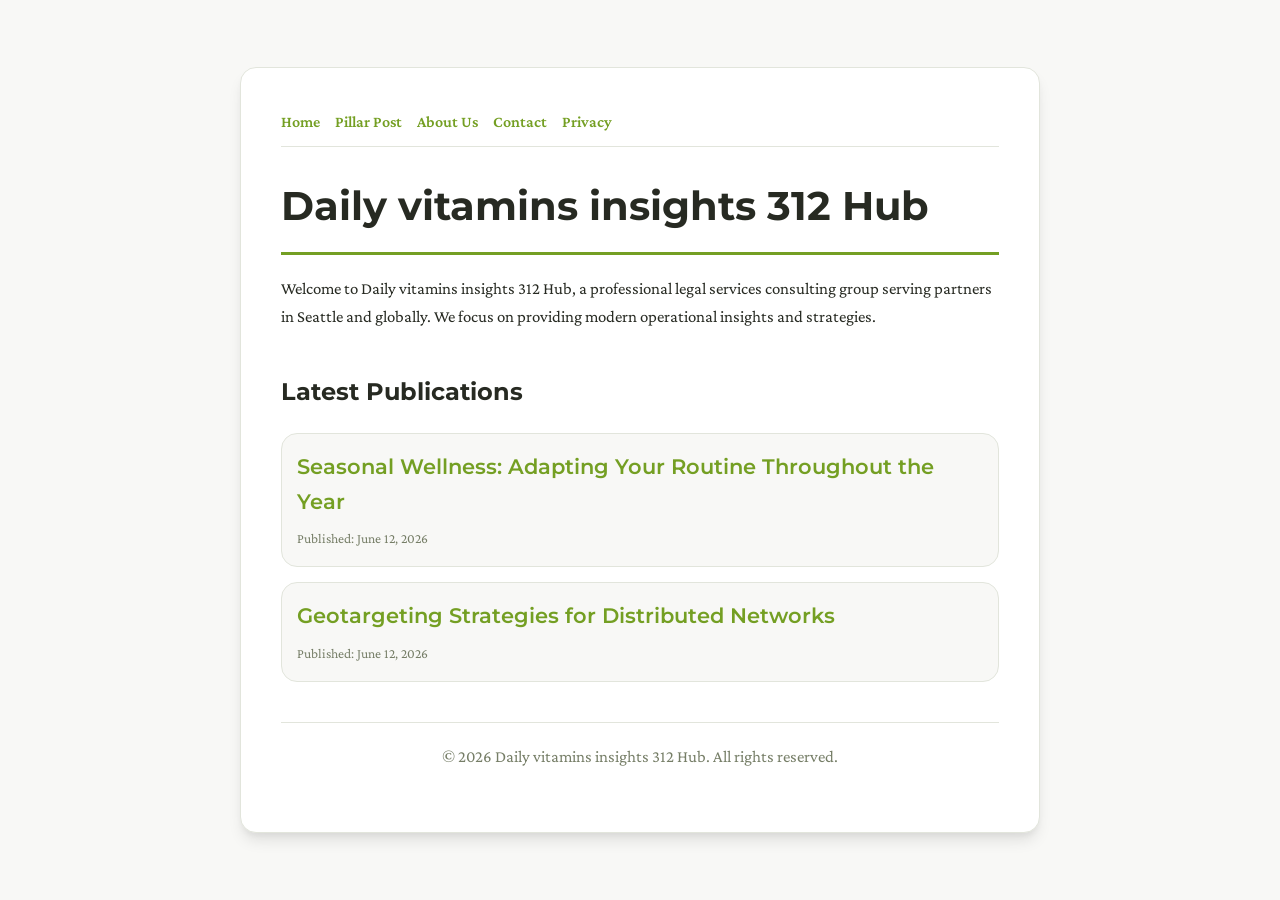
<file: index.html>
<!DOCTYPE html>
<html lang="en">
<head>
    <meta charset="UTF-8">
    <meta name="viewport" content="width=device-width, initial-scale=1.0">
    <title>Daily vitamins insights 312 Hub | Legal Services - Seattle</title>
    <meta name="description" content="Welcome to Daily vitamins insights 312 Hub, a professional legal services consulting group serving partners in Seattle and globally. We focus on providing modern operational insights and strategies.">
    <meta name="geo.region" content="US-WA" />
    <meta name="geo.placename" content="Seattle" />
    <meta name="geo.position" content="47.6062;-122.3321" />
    <meta name="ICBM" content="47.6062, -122.3321" />
    <link rel="stylesheet" href="style.css">
    <script type="application/ld+json">
{
  "@context": "https://schema.org",
  "@type": "LocalBusiness",
  "name": "Daily vitamins insights 312 Hub",
  "url": "https://daily-vitamins-insights-312.github.io",
  "telephone": "+1-206-555-0155",
  "address": {
    "@type": "PostalAddress",
    "addressLocality": "Seattle",
    "addressRegion": "WA",
    "postalCode": "98101",
    "addressCountry": "US"
  },
  "geo": {
    "@type": "GeoCoordinates",
    "latitude": 47.6062,
    "longitude": -122.3321
  }
}
</script>
</head>
<body>
    
        <div class="container" style="max-width: 800px;">
            <nav style="display: flex; gap: 15px; margin-bottom: 25px; border-bottom: 1px solid var(--border-color); padding-bottom: 10px; overflow-x: auto; flex-wrap: wrap;">
            <a href="index.html">Home</a>
            <a href="seasonal-wellness-adapting-your-routine-throughout-the-year.html">Pillar Post</a>
            <a href="about.html">About Us</a>
            <a href="contact.html">Contact</a>
            <a href="privacy.html">Privacy</a>
        </nav>
            <h1>Daily vitamins insights 312 Hub</h1>
            <p>Welcome to Daily vitamins insights 312 Hub, a professional legal services consulting group serving partners in Seattle and globally. We focus on providing modern operational insights and strategies.</p>
            <h2 style="margin-top: 40px;">Latest Publications</h2>
            <ul style="list-style-type: none; padding-left: 0;">
                <li style="background: var(--bg-color); padding: 15px; border-radius: var(--border-radius); border: 1px solid var(--border-color); margin-bottom: 15px;">
                <h3 style="margin-bottom: 5px; font-size: 1.3rem;"><a href="seasonal-wellness-adapting-your-routine-throughout-the-year.html">Seasonal Wellness: Adapting Your Routine Throughout the Year</a></h3>
                <span style="font-size:0.85rem; color: var(--muted-text)">Published: June 12, 2026</span>
            </li>
<li style="background: var(--bg-color); padding: 15px; border-radius: var(--border-radius); border: 1px solid var(--border-color); margin-bottom: 15px;">
                <h3 style="margin-bottom: 5px; font-size: 1.3rem;"><a href="geotargeting-strategies-for-distributed-networks.html">Geotargeting Strategies for Distributed Networks</a></h3>
                <span style="font-size:0.85rem; color: var(--muted-text)">Published: June 12, 2026</span>
            </li>

            </ul>
            <footer>
                <p>&copy; 2026 Daily vitamins insights 312 Hub. All rights reserved.</p>
            </footer>
        </div>
        
</body>
</html>
</file>
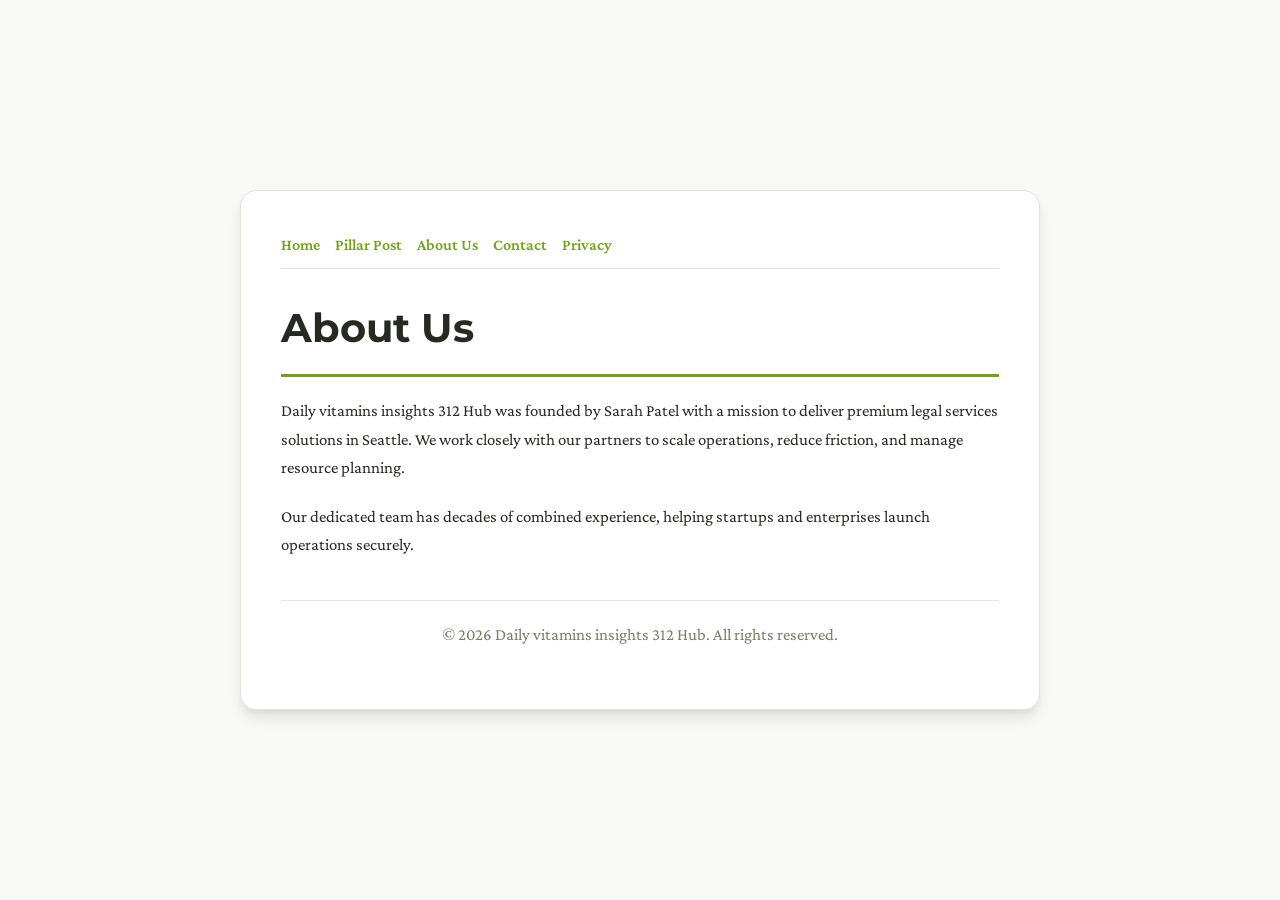
<file: about.html>
<!DOCTYPE html>
<html lang="en">
<head>
    <meta charset="UTF-8">
    <meta name="viewport" content="width=device-width, initial-scale=1.0">
    <title>About Us | Daily vitamins insights 312 Hub</title>
    <meta name="description" content="Daily vitamins insights 312 Hub was founded by Sarah Patel with a mission to deliver premium legal services solutions in Seattle. We work closely with our partners to scale operations, reduce friction, and manage resource planning.">
    <meta name="geo.region" content="US-WA" />
    <meta name="geo.placename" content="Seattle" />
    <meta name="geo.position" content="47.6062;-122.3321" />
    <meta name="ICBM" content="47.6062, -122.3321" />
    <link rel="stylesheet" href="style.css">
</head>
<body>
    
        <div class="container" style="max-width: 800px;">
            <nav style="display: flex; gap: 15px; margin-bottom: 25px; border-bottom: 1px solid var(--border-color); padding-bottom: 10px; overflow-x: auto; flex-wrap: wrap;">
            <a href="index.html">Home</a>
            <a href="seasonal-wellness-adapting-your-routine-throughout-the-year.html">Pillar Post</a>
            <a href="about.html">About Us</a>
            <a href="contact.html">Contact</a>
            <a href="privacy.html">Privacy</a>
        </nav>
            <h1>About Us</h1>
            <p>Daily vitamins insights 312 Hub was founded by Sarah Patel with a mission to deliver premium legal services solutions in Seattle. We work closely with our partners to scale operations, reduce friction, and manage resource planning.</p>
            <p>Our dedicated team has decades of combined experience, helping startups and enterprises launch operations securely.</p>
            <footer>
                <p>&copy; 2026 Daily vitamins insights 312 Hub. All rights reserved.</p>
            </footer>
        </div>
        
</body>
</html>
</file>
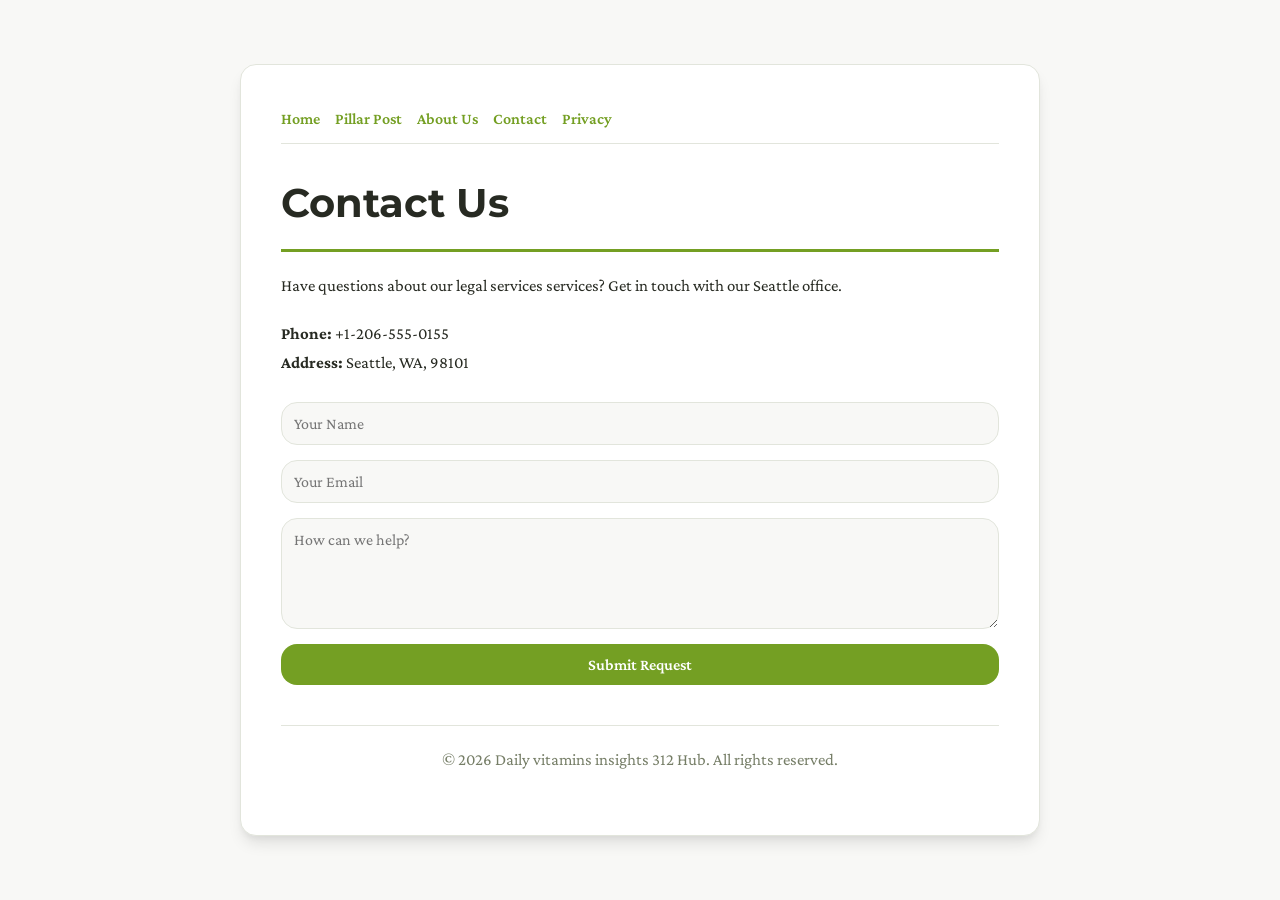
<file: contact.html>
<!DOCTYPE html>
<html lang="en">
<head>
    <meta charset="UTF-8">
    <meta name="viewport" content="width=device-width, initial-scale=1.0">
    <title>Contact Us | Daily vitamins insights 312 Hub</title>
    <meta name="description" content="Have questions about our legal services services? Get in touch with our Seattle office.">
    <meta name="geo.region" content="US-WA" />
    <meta name="geo.placename" content="Seattle" />
    <meta name="geo.position" content="47.6062;-122.3321" />
    <meta name="ICBM" content="47.6062, -122.3321" />
    <link rel="stylesheet" href="style.css">
</head>
<body>
    
        <div class="container" style="max-width: 800px;">
            <nav style="display: flex; gap: 15px; margin-bottom: 25px; border-bottom: 1px solid var(--border-color); padding-bottom: 10px; overflow-x: auto; flex-wrap: wrap;">
            <a href="index.html">Home</a>
            <a href="seasonal-wellness-adapting-your-routine-throughout-the-year.html">Pillar Post</a>
            <a href="about.html">About Us</a>
            <a href="contact.html">Contact</a>
            <a href="privacy.html">Privacy</a>
        </nav>
            <h1>Contact Us</h1>
            <p>Have questions about our legal services services? Get in touch with our Seattle office.</p>
            <p><strong>Phone:</strong> +1-206-555-0155<br><strong>Address:</strong> Seattle, WA, 98101</p>
            <form action="https://formspree.io/f/placeholder" method="POST">
                <input type="text" name="name" placeholder="Your Name" required>
                <input type="email" name="email" placeholder="Your Email" required>
                <textarea name="message" placeholder="How can we help?" rows="5" required></textarea>
                <button type="submit">Submit Request</button>
            </form>
            <footer>
                <p>&copy; 2026 Daily vitamins insights 312 Hub. All rights reserved.</p>
            </footer>
        </div>
        
</body>
</html>
</file>
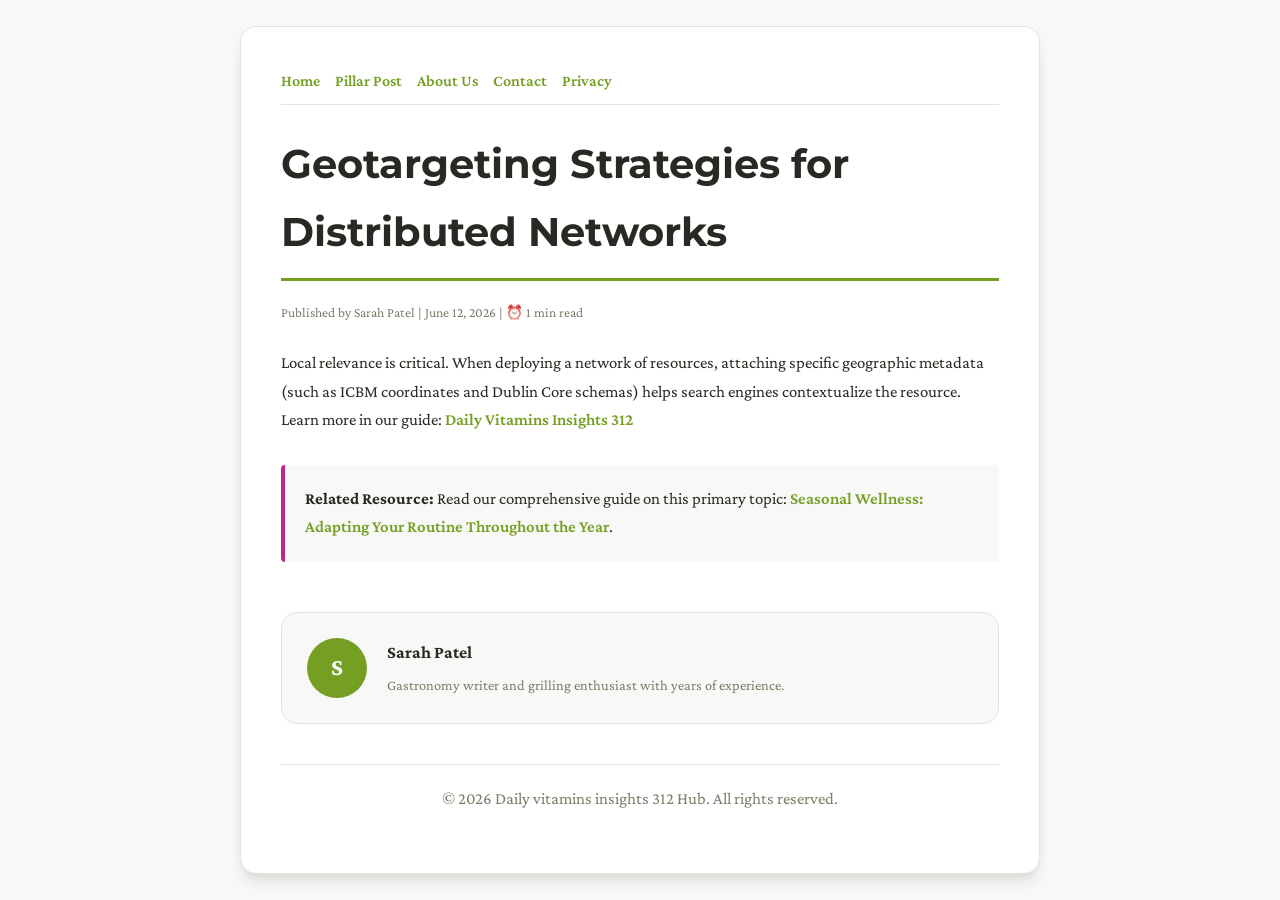
<file: geotargeting-strategies-for-distributed-networks.html>
<!DOCTYPE html>
<html lang="en">
<head>
    <meta charset="UTF-8">
    <meta name="viewport" content="width=device-width, initial-scale=1.0">
    <title>Geotargeting Strategies for Distributed Networks - Daily vitamins insights 312 Hub</title>
    <meta name="description" content="Geotargeting Strategies for Distributed Networks">
    <meta name="geo.region" content="US-WA" />
    <meta name="geo.placename" content="Seattle" />
    <meta name="geo.position" content="47.6062;-122.3321" />
    <meta name="ICBM" content="47.6062, -122.3321" />
    <link rel="stylesheet" href="style.css">
</head>
<body>
    
            <div class="container" style="max-width: 800px;">
                <nav style="display: flex; gap: 15px; margin-bottom: 25px; border-bottom: 1px solid var(--border-color); padding-bottom: 10px; overflow-x: auto; flex-wrap: wrap;">
            <a href="index.html">Home</a>
            <a href="seasonal-wellness-adapting-your-routine-throughout-the-year.html">Pillar Post</a>
            <a href="about.html">About Us</a>
            <a href="contact.html">Contact</a>
            <a href="privacy.html">Privacy</a>
        </nav>
                <h1>Geotargeting Strategies for Distributed Networks</h1>
                <div style="font-size:0.85rem; color: var(--muted-text); margin-bottom: 25px;">
                    Published by Sarah Patel | June 12, 2026 | ⏰ 1 min read
                </div>
                <article style="margin-top: 20px;">
                    <p>Local relevance is critical. When deploying a network of resources, attaching specific geographic metadata (such as ICBM coordinates and Dublin Core schemas) helps search engines contextualize the resource. Learn more in our guide: <a href="https://dwnldfullmovie-create.github.io/hq-daily-vitamins-145/modern-approaches-to-wellness-health-management-and-prevention.html">Daily Vitamins Insights 312</a></p>
                    <div class="link-resource" style="margin-top: 30px; padding: 20px; border-left: 4px solid var(--accent-color); background: var(--bg-color); border-radius: 4px;"><p style="margin: 0;"><strong>Related Resource:</strong> Read our comprehensive guide on this primary topic: <a href="seasonal-wellness-adapting-your-routine-throughout-the-year.html">Seasonal Wellness: Adapting Your Routine Throughout the Year</a>.</p></div>
                </article>
                
            <div class="author-box" style="margin-top: 50px; padding: 25px; background: var(--bg-color); border: 1px solid var(--border-color); border-radius: var(--border-radius); display: flex; gap: 20px; align-items: center;">
                <div style="width: 60px; height: 60px; border-radius: 50%; background: var(--primary-color); display: flex; align-items: center; justify-content: center; color: white; font-weight: bold; font-size: 1.5rem;">S</div>
                <div>
                    <h4 style="margin-bottom: 5px; font-weight: bold; font-size: 1.1rem;">Sarah Patel</h4>
                    <p style="margin: 0; font-size: 0.9rem; color: var(--muted-text);">Gastronomy writer and grilling enthusiast with years of experience.</p>
                </div>
            </div>
            
                <footer>
                    <p>&copy; 2026 Daily vitamins insights 312 Hub. All rights reserved.</p>
                </footer>
            </div>
            
</body>
</html>
</file>
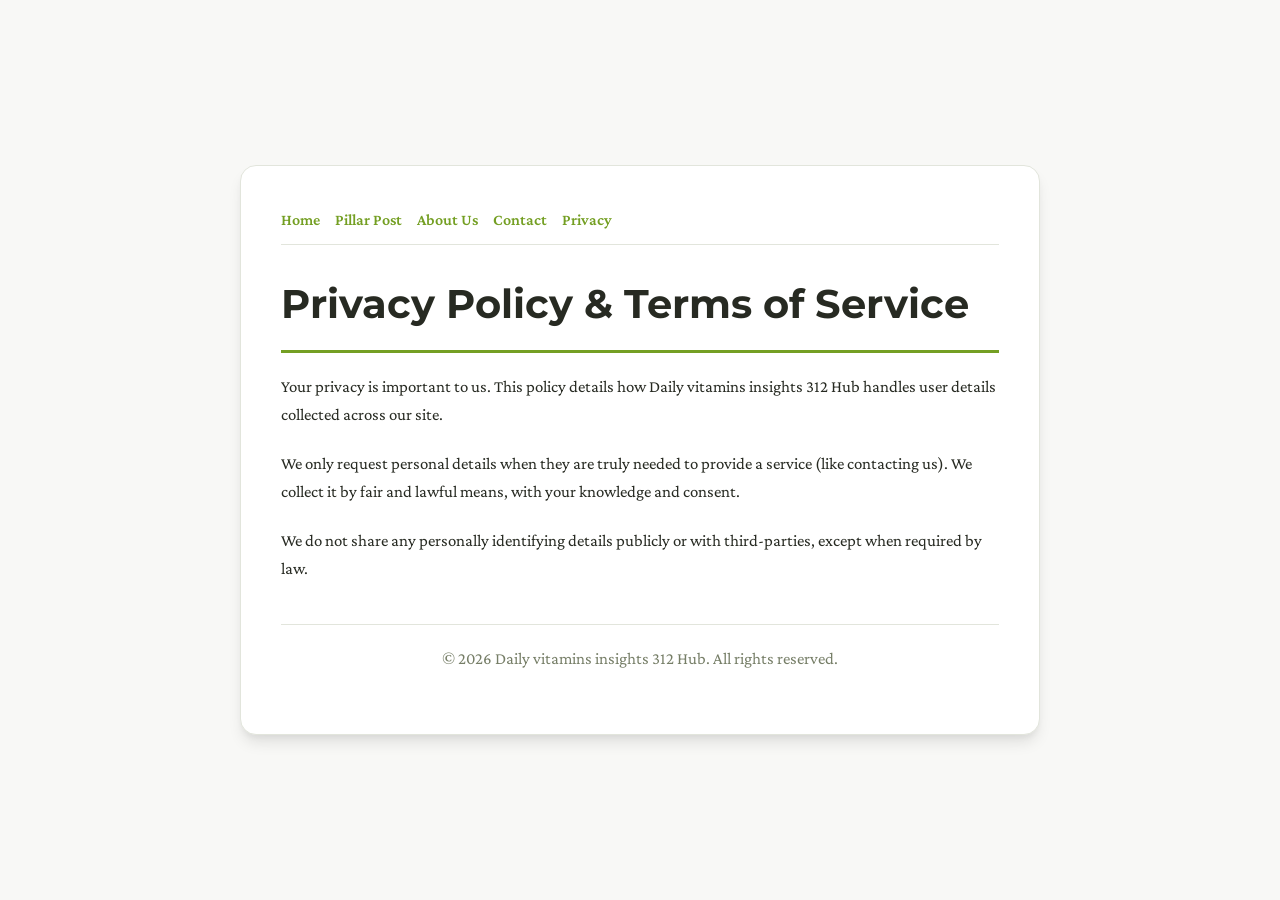
<file: privacy.html>
<!DOCTYPE html>
<html lang="en">
<head>
    <meta charset="UTF-8">
    <meta name="viewport" content="width=device-width, initial-scale=1.0">
    <title>Privacy Policy & Terms of Service - Daily vitamins insights 312 Hub</title>
    <meta name="description" content="Your privacy is important to us. This policy details how Daily vitamins insights 312 Hub handles user details collected across our site.">
    <meta name="geo.region" content="US-WA" />
    <meta name="geo.placename" content="Seattle" />
    <meta name="geo.position" content="47.6062;-122.3321" />
    <meta name="ICBM" content="47.6062, -122.3321" />
    <link rel="stylesheet" href="style.css">
</head>
<body>
    
        <div class="container" style="max-width: 800px;">
            <nav style="display: flex; gap: 15px; margin-bottom: 25px; border-bottom: 1px solid var(--border-color); padding-bottom: 10px; overflow-x: auto; flex-wrap: wrap;">
            <a href="index.html">Home</a>
            <a href="seasonal-wellness-adapting-your-routine-throughout-the-year.html">Pillar Post</a>
            <a href="about.html">About Us</a>
            <a href="contact.html">Contact</a>
            <a href="privacy.html">Privacy</a>
        </nav>
            <h1>Privacy Policy & Terms of Service</h1>
            <p>Your privacy is important to us. This policy details how Daily vitamins insights 312 Hub handles user details collected across our site.</p>
            <p>We only request personal details when they are truly needed to provide a service (like contacting us). We collect it by fair and lawful means, with your knowledge and consent.</p>
            <p>We do not share any personally identifying details publicly or with third-parties, except when required by law.</p>
            <footer>
                <p>&copy; 2026 Daily vitamins insights 312 Hub. All rights reserved.</p>
            </footer>
        </div>
        
</body>
</html>
</file>
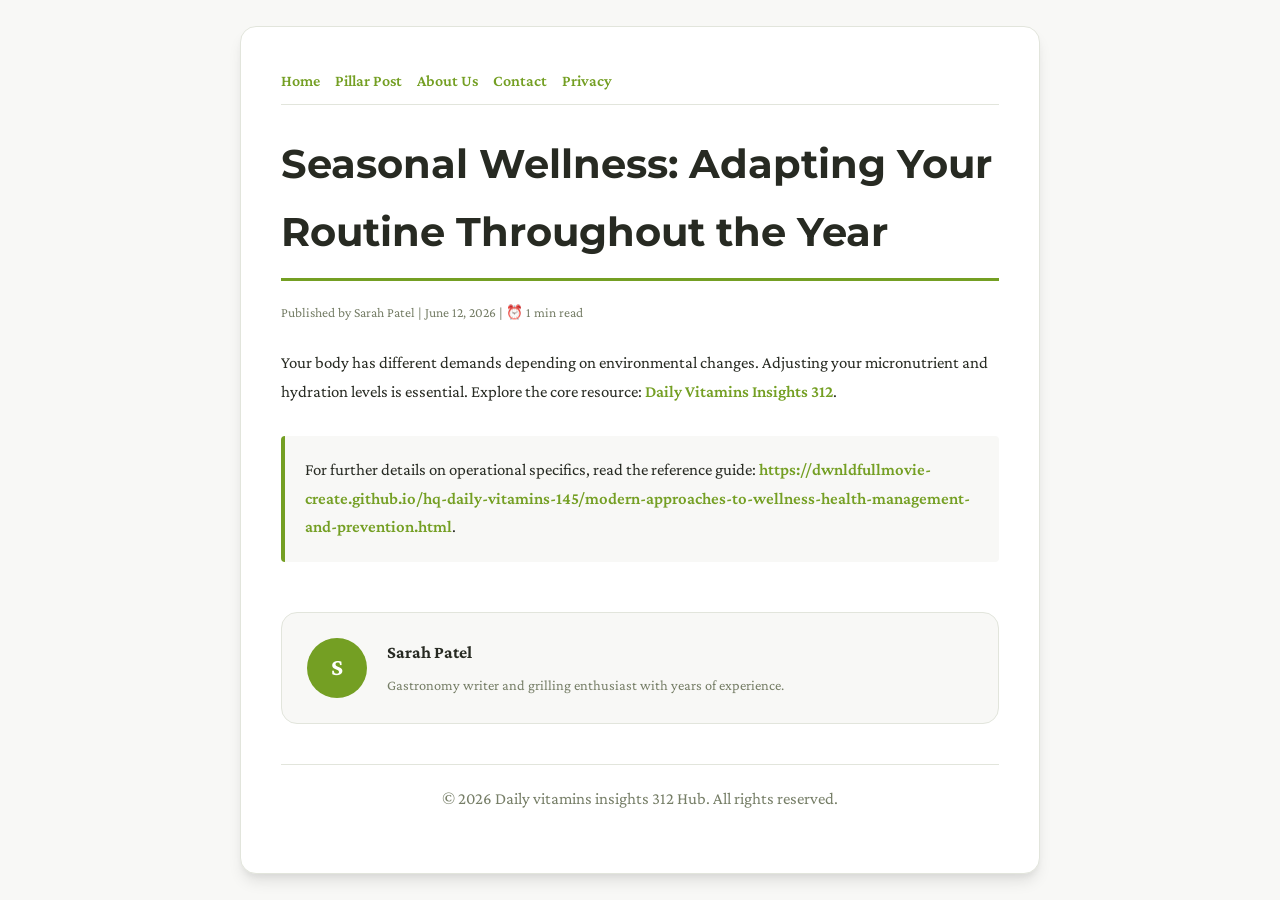
<file: seasonal-wellness-adapting-your-routine-throughout-the-year.html>
<!DOCTYPE html>
<html lang="en">
<head>
    <meta charset="UTF-8">
    <meta name="viewport" content="width=device-width, initial-scale=1.0">
    <title>Seasonal Wellness: Adapting Your Routine Throughout the Year - Daily vitamins insights 312 Hub</title>
    <meta name="description" content="Seasonal Wellness: Adapting Your Routine Throughout the Year">
    <meta name="geo.region" content="US-WA" />
    <meta name="geo.placename" content="Seattle" />
    <meta name="geo.position" content="47.6062;-122.3321" />
    <meta name="ICBM" content="47.6062, -122.3321" />
    <link rel="stylesheet" href="style.css">
</head>
<body>
    
            <div class="container" style="max-width: 800px;">
                <nav style="display: flex; gap: 15px; margin-bottom: 25px; border-bottom: 1px solid var(--border-color); padding-bottom: 10px; overflow-x: auto; flex-wrap: wrap;">
            <a href="index.html">Home</a>
            <a href="seasonal-wellness-adapting-your-routine-throughout-the-year.html">Pillar Post</a>
            <a href="about.html">About Us</a>
            <a href="contact.html">Contact</a>
            <a href="privacy.html">Privacy</a>
        </nav>
                <h1>Seasonal Wellness: Adapting Your Routine Throughout the Year</h1>
                <div style="font-size:0.85rem; color: var(--muted-text); margin-bottom: 25px;">
                    Published by Sarah Patel | June 12, 2026 | ⏰ 1 min read
                </div>
                <article style="margin-top: 20px;">
                    <p>Your body has different demands depending on environmental changes. Adjusting your micronutrient and hydration levels is essential. Explore the core resource: <a href="https://dwnldfullmovie-create.github.io/hq-daily-vitamins-145/modern-approaches-to-wellness-health-management-and-prevention.html">Daily Vitamins Insights 312</a>.</p>
                    <div class="link-resource" style="margin-top: 30px; padding: 20px; border-left: 4px solid var(--primary-color); background: var(--bg-color); border-radius: 4px;"><p style="margin: 0;">For further details on operational specifics, read the reference guide: <strong><a href="https://dwnldfullmovie-create.github.io/hq-daily-vitamins-145/modern-approaches-to-wellness-health-management-and-prevention.html">https://dwnldfullmovie-create.github.io/hq-daily-vitamins-145/modern-approaches-to-wellness-health-management-and-prevention.html</a></strong>.</p></div>
                </article>
                
            <div class="author-box" style="margin-top: 50px; padding: 25px; background: var(--bg-color); border: 1px solid var(--border-color); border-radius: var(--border-radius); display: flex; gap: 20px; align-items: center;">
                <div style="width: 60px; height: 60px; border-radius: 50%; background: var(--primary-color); display: flex; align-items: center; justify-content: center; color: white; font-weight: bold; font-size: 1.5rem;">S</div>
                <div>
                    <h4 style="margin-bottom: 5px; font-weight: bold; font-size: 1.1rem;">Sarah Patel</h4>
                    <p style="margin: 0; font-size: 0.9rem; color: var(--muted-text);">Gastronomy writer and grilling enthusiast with years of experience.</p>
                </div>
            </div>
            
                <footer>
                    <p>&copy; 2026 Daily vitamins insights 312 Hub. All rights reserved.</p>
                </footer>
            </div>
            
</body>
</html>
</file>
<file: style.css>
@import url('https://fonts.googleapis.com/css2?family=Montserrat:wght@700&family=Crimson+Pro:wght@400;600&display=swap');

:root {
    --bg-color: hsl(81, 15%, 97%);
    --card-bg: hsl(81, 15%, 100%);
    --text-color: hsl(81, 10%, 15%);
    --muted-text: hsl(81, 10%, 45%);
    --primary-color: hsl(81, 64%, 38%);
    --accent-color: hsl(321, 65%, 45%);
    --border-color: hsl(81, 15%, 88%);
    --border-radius: 16px;
    --shadow: 0 10px 15px -3px rgba(0, 0, 0, 0.1), 0 4px 6px -2px rgba(0, 0, 0, 0.05);
    --font-headline: 'Montserrat', sans-serif;
    --font-body: 'Crimson Pro', sans-serif;
}

* {
    box-sizing: border-box;
    margin: 0;
    padding: 0;
}

body {
    background-color: var(--bg-color);
    color: var(--text-color);
    font-family: var(--font-body);
    line-height: 1.7;
    padding: 20px;
    display: flex;
    justify-content: center;
    min-height: 100vh;
}

a {
    color: var(--primary-color);
    text-decoration: none;
    font-weight: 600;
    transition: color 0.2s ease;
}

a:hover {
    color: var(--accent-color);
    text-decoration: underline;
}

.container {
    width: 100%;
    max-width: 900px;
    background: var(--card-bg);
    border: 1px solid var(--border-color);
    border-radius: var(--border-radius);
    padding: 40px;
    box-shadow: var(--shadow);
    margin: auto;
}

h1, h2, h3 {
    font-family: var(--font-headline);
    margin-bottom: 20px;
    color: var(--text-color);
}

h1 {
    font-size: 2.5rem;
    border-bottom: 3px solid var(--primary-color);
    padding-bottom: 12px;
}

p {
    margin-bottom: 20px;
    font-size: 1.05rem;
}

ul {
    margin-bottom: 20px;
    padding-left: 20px;
}

li {
    margin-bottom: 8px;
}

form {
    display: flex;
    flex-direction: column;
    gap: 15px;
    margin-top: 25px;
}

input, textarea, button {
    padding: 12px;
    border: 1px solid var(--border-color);
    border-radius: var(--border-radius);
    font-family: var(--font-body);
    font-size: 1rem;
    background: var(--bg-color);
    color: var(--text-color);
}

button {
    background: var(--primary-color);
    color: white;
    font-weight: 600;
    border: none;
    cursor: pointer;
    transition: background 0.2s ease;
}

button:hover {
    background: var(--accent-color);
}

footer {
    margin-top: 40px;
    border-top: 1px solid var(--border-color);
    padding-top: 20px;
    font-size: 0.9rem;
    color: var(--muted-text);
    text-align: center;
}
</file>
